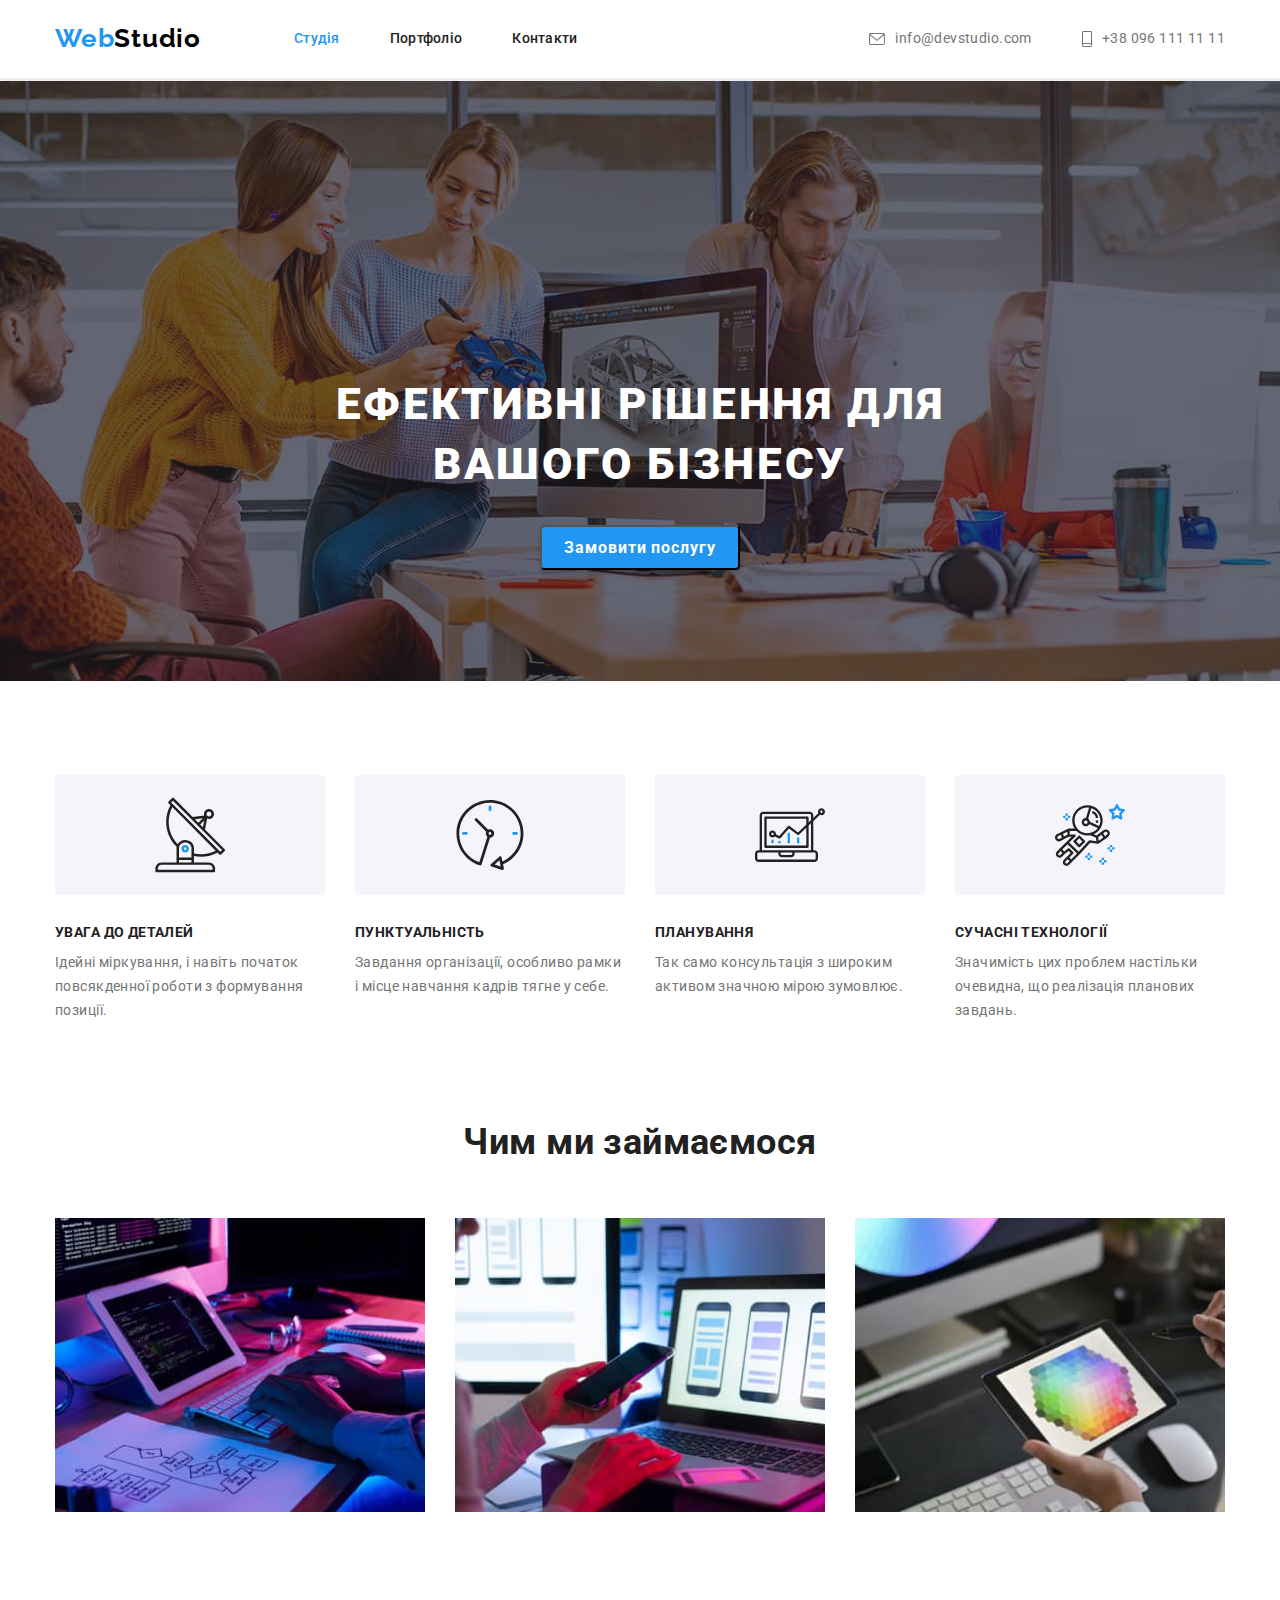
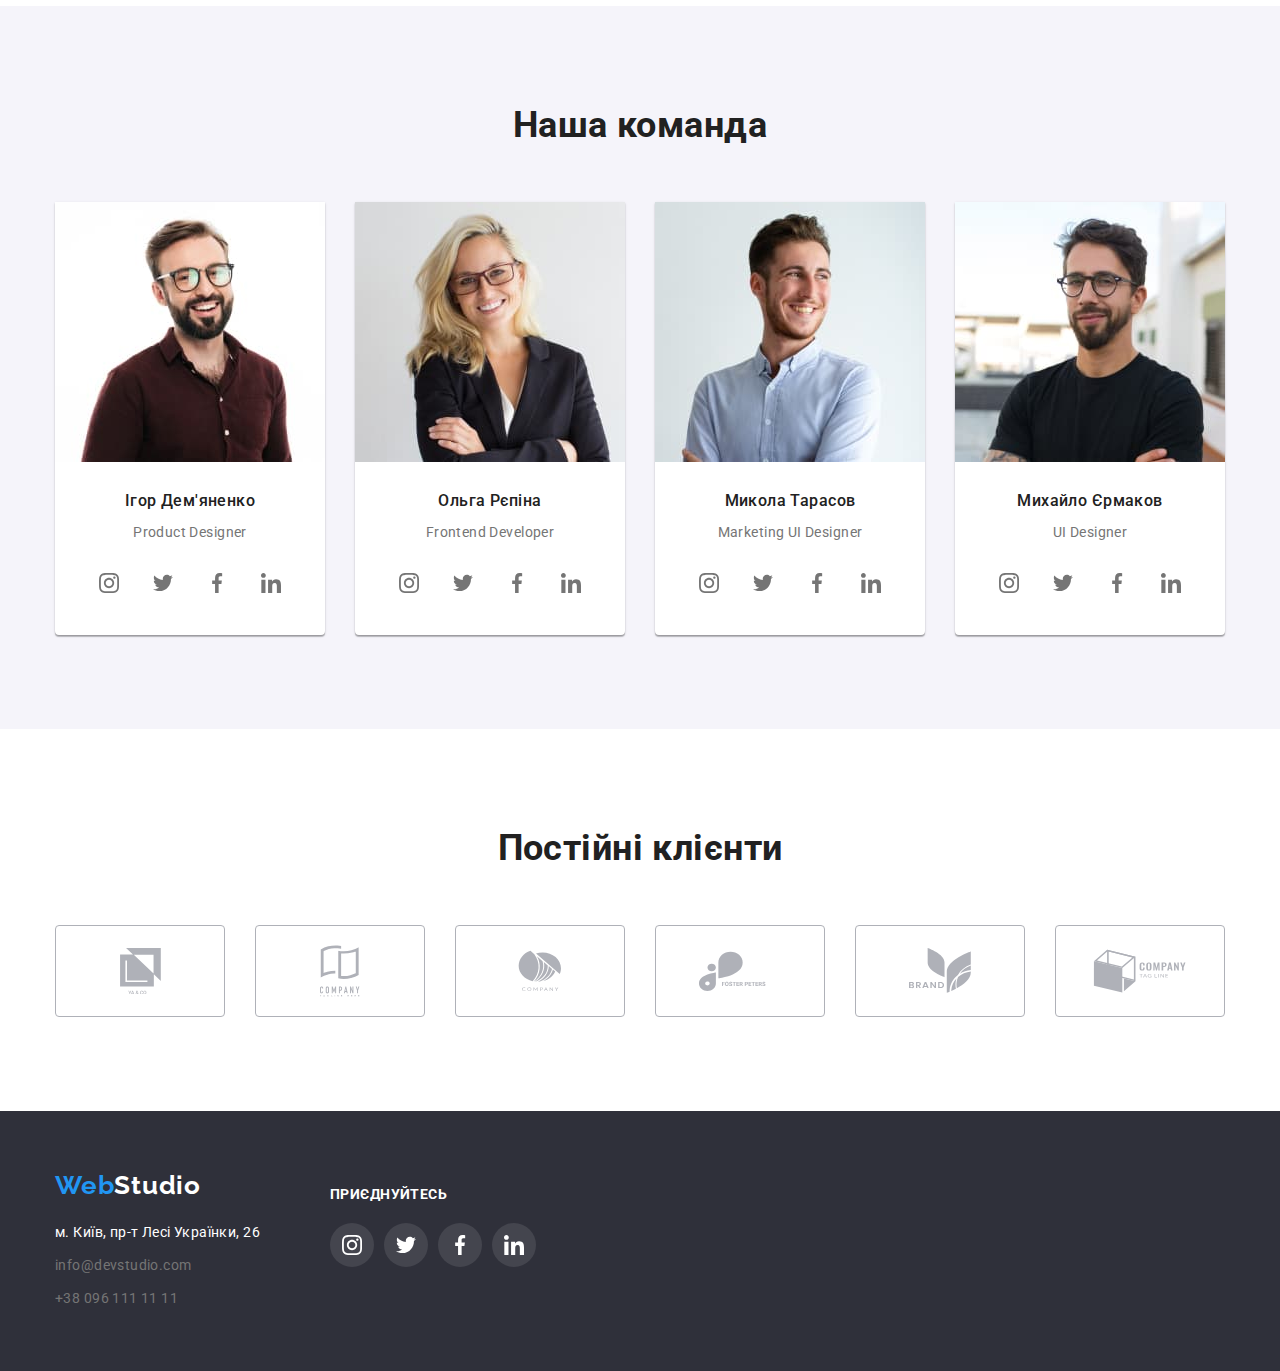
<file: index.html>
<!DOCTYPE html>
<html lang="uk">
  <head>
    <meta charset="UTF-8" />
    <meta http-equiv="X-UA-Compatible" content="IE=edge" />
    <meta name="viewport" content="width=device-width, initial-scale=1.0" />
    <link
      rel="stylesheet"
      href="https://cdnjs.cloudflare.com/ajax/libs/modern-normalize/1.0.0/modern-normalize.min.css"
    />
    <link rel="stylesheet" href="./css/main.css" />
    <link rel="preconnect" href="https://fonts.googleapis.com" />
    <link rel="preconnect" href="https://fonts.gstatic.com" crossorigin />
    <link
      href="https://fonts.googleapis.com/css2?family=Raleway:wght@700&family=Roboto:wght@400;500;700;900&display=swap"
      rel="stylesheet"
    />
    <title>Студія</title>
  </head>
  <body>
    <header class="header">
      <div class="header-container container">
        <a class="logo logo-footer" href="./index.html"
          ><span class="span">Web</span>Studio</a
        >
        <nav>
          <ul class="site-nav list">
            <li class="item">
              <a href="./index.html" class="link current">Студія</a>
            </li>
            <li class="item">
              <a href="./portfolio.html" class="link">Портфоліо</a>
            </li>
            <li class="item"><a href="#" class="link">Контакти</a></li>
          </ul>
        </nav>
        <ul class="contacts-nav list">
          <li class="item">
            <a href="mailto:info@devstudio.com" class="link">
              <svg class="icon-mail" width="16" height="12">
                <use href="./img/svg/icons.svg#icon-mail"></use>
              </svg>
              info@devstudio.com
            </a>
          </li>
          <li class="item">
            <a href="tel:+380961111111" class="link">
              <svg class="icon-phone" width="10" height="16">
                <use href="./img/svg/icons.svg#icon-phone"></use>
              </svg>
              +38 096 111 11 11</a>
          </li>
        </ul>
      </div>
    </header>
    <main class="studio">
      <section class="hero section">
        <div class="hero-container container">
          <h1 class="hero-title">Ефективні рішення для вашого бізнесу</h1>
          <button type="button" class="button">Замовити послугу</button>
        </div>
      </section>
      <section class="features section">
        <div class="features-container container">
          <h2 class="hidden-title" style="visibility: hidden">Переваги</h2>
          <ul class="features-list">
            <li class="item">
              <div class="features-icon">
                <svg class="features-icon" width="70px" height="70px">
                    <use href="./img/svg/icons.svg#icon-antena"></use>
                </svg>
            </div>
              <h3 class="features-title">УВАГА ДО ДЕТАЛЕЙ</h3>
              <p>
                Ідейні міркування, і навіть початок повсякденної роботи з
                формування позиції.
              </p>
            </li>
            <li class="item">
              <div class="features-icon">
                <svg class="features-icon" width="70px" height="70px">
                    <use href="./img/svg/icons.svg#icon-clock"></use>
                </svg>
            </div>
              <h3 class="features-title">ПУНКТУАЛЬНІСТЬ</h3>
              <p>
                Завдання організації, особливо рамки і місце навчання кадрів
                тягне у себе.
              </p>
            </li>
            <li class="item">
              <div class="features-icon">
                <svg class="features-icon" width="70px" height="70px">
                    <use href="./img/svg/icons.svg#icon-diagram"></use>
                </svg>
            </div>
              <h3 class="features-title">ПЛАНУВАННЯ</h3>
              <p>
                Так само консультація з широким активом значною мірою зумовлює.
              </p>
            </li>
            <li class="item">
              <div class="features-icon">
                <svg class="features-icon" width="70px" height="70px">
                    <use href="./img/svg/icons.svg#icon-astronaut"></use>
                </svg>
            </div>
              <h3 class="features-title">СУЧАСНІ ТЕХНОЛОГІЇ</h3>
              <p>
                Значимість цих проблем настільки очевидна, що реалізація
                планових завдань.
              </p>
            </li>
          </ul>
        </div>
      </section>
      <section class="example section">
        <div class="section-container container">
          <h2 class="section-title">Чим ми займаємося</h2>
          <ul class="section-cards">
            <li class="item">
              <img
                src="./img/box1.jpg"
                alt="printing_keyboard"
                width="370"
                height="294"
                class="keyboard"
              />
            </li>
            <li class="item">
              <img
                src="./img/box2.jpg"
                alt="mobile_platform"
                width="370"
                height="294"
                class="mobile"
              />
            </li>
            <li class="item">
              <img
                src="./img/box3.jpg"
                alt="table_view"
                width="370"
                height="294"
                class="table"
              />
            </li>
          </ul>
        </div>
      </section>
      <section class="team section">
        <div class="team-container container">
          <h2 class="team-title">Наша команда</h2>
          <ul class="team-cards">
            <li class="card">
              <img
                src="./img/img.jpg"
                alt="product Designer"
                width="270"
                height="260"
                class="teammate"
              />
              <h3 class="name-title">Ігор Дем'яненко</h3>
              <p class="job-title">Product Designer</p>
              <ul class="social-list">
                <li class="social-item">
                  <a href="" class="social-link">
                    <svg class="iсon-team" width="20px" height="20px">
                      <use href="./img/svg/icons.svg#icon-instagram"></use>
                    </svg>
                  </a>
                </li>
                <li class="social-item">
                  <a href="" class="social-link">
                    <svg class="iсon-team" width="20px" height="20px">
                      <use href="./img/svg/icons.svg#icon-twitter"></use>
                    </svg>
                  </a>
                </li>
                <li class="social-item">
                  <a href="" class="social-link">
                    <svg class="iсon-team" width="20px" height="20px">
                      <use href="./img/svg/icons.svg#icon-facebook"></use>
                    </svg>
                  </a>
                </li>
                <li class="social-item">
                  <a href="" class="social-link">
                    <svg class="iсon-team" width="20px" height="20px">
                      <use href="./img/svg/icons.svg#icon-linkedin"></use>
                    </svg>
                  </a>
                </li>
              </ul>
            </li>

            <li class="card">
              <img
                src="./img/img-1.jpg"
                alt="frontend Developer"
                width="270"
                height="260"
                class="teammate"
              />
              <h3 class="name-title">Ольга Рєпіна</h3>
              <p class="job-title">Frontend Developer</p>
              <ul class="social-list">
                <li class="social-item">
                  <a href="" class="social-link">
                    <svg class="iсon-instagram" width="20px" height="20px">
                      <use href="./img/svg/icons.svg#icon-instagram"></use>
                    </svg>
                  </a>
                </li>
                <li class="social-item">
                  <a href="" class="social-link">
                    <svg class="iсon-twitter" width="20px" height="20px">
                      <use href="./img/svg/icons.svg#icon-twitter"></use>
                    </svg>
                  </a>
                </li>
                <li class="social-item">
                  <a href="" class="social-link">
                    <svg class="iсon-facebook" width="20px" height="20px">
                      <use href="./img/svg/icons.svg#icon-facebook"></use>
                    </svg>
                  </a>
                </li>
                <li class="social-item">
                  <a href="" class="social-link">
                    <svg class="iсon-linkedin" width="20px" height="20px">
                      <use href="./img/svg/icons.svg#icon-linkedin"></use>
                    </svg>
                  </a>
                </li>
              </ul>
            </li>
            <li class="card">
              <img
                src="./img/img-2.jpg"
                alt="marketing Designer"
                width="270"
                height="260"
                class="teammate"
              />
              <h3 class="name-title">Микола Тарасов</h3>
              <p class="job-title">Marketing UI Designer</p>
              <ul class="social-list">
                <li class="social-item">
                  <a href="" class="social-link">
                    <svg class="iсon-instagram" width="20px" height="20px">
                      <use href="./img/svg/icons.svg#icon-instagram"></use>
                    </svg>
                  </a>
                </li>
                <li class="social-item">
                  <a href="" class="social-link">
                    <svg class="iсon-twitter" width="20px" height="20px">
                      <use href="./img/svg/icons.svg#icon-twitter"></use>
                    </svg>
                  </a>
                </li>
                <li class="social-item">
                  <a href="" class="social-link">
                    <svg class="iсon-facebook" width="20px" height="20px">
                      <use href="./img/svg/icons.svg#icon-facebook"></use>
                    </svg>
                  </a>
                </li>
                <li class="social-item">
                  <a href="" class="social-link">
                    <svg class="iсon-linkedin" width="20px" height="20px">
                      <use href="./img/svg/icons.svg#icon-linkedin"></use>
                    </svg>
                  </a>
                </li>
              </ul>
            </li>

            <li class="card">
              <img
                src="./img/img-3.jpg"
                alt="ui Designer"
                width="270"
                height="260"
                class="teammate"
              />
              <h3 class="name-title">Михайло Єрмаков</h3>
              <p class="job-title">UI Designer</p>
              <ul class="social-list">
                <li class="social-item">
                  <a href="" class="social-link">
                    <svg class="iсon-team" width="20px" height="20px">
                      <use href="./img/svg/icons.svg#icon-instagram"></use>
                    </svg>
                  </a>
                </li>
                <li class="social-item">
                  <a href="" class="social-link">
                    <svg class="iсon-team" width="20px" height="20px">
                      <use href="./img/svg/icons.svg#icon-twitter"></use>
                    </svg>
                  </a>
                </li>
                <li class="social-item">
                  <a href="" class="social-link">
                    <svg class="iсon-team" width="20px" height="20px">
                      <use href="./img/svg/icons.svg#icon-facebook"></use>
                    </svg>
                  </a>
                </li>
                <li class="social-item">
                  <a href="" class="social-link">
                    <svg class="iсon-team" width="20px" height="20px">
                      <use href="./img/svg/icons.svg#icon-linkedin"></use>
                    </svg>
                  </a>
                </li>  
              </ul>
            </li>          
          </ul>
        </div>
      </section>
      <section class="section clients">
        <div class="clients-container container">
            <h2 class="team-title">Постійні клієнти</h2>
            <ul class="clients-list">
                <li class="client-item">
                    <a href="" class="client-link">
                        <svg class="icon-client" width="41px" height="46.7px">
                            <use href="./img/svg/icons.svg#icon-companyyaandco"></use>
                        </svg>
                    </a>
                </li>
                <li class="client-item">
                    <a href="" class="client-link">
                        <svg class="icon-client" width="40px" height="52px">
                            <use href="./img/svg/icons.svg#icon-companytaglinehere"></use>
                        </svg>
                    </a>
                </li>
                <li class="client-item">
                    <a href="" class="client-link">
                        <svg class="icon-client" width="43.46px" height="41.18px">
                            <use href="./img/svg/icons.svg#icon-company"></use>
                        </svg>
                    </a>
                </li>
                <li class="client-item">
                    <a href="" class="client-link">
                        <svg class="icon-client" width="84.44px" height="40.62px">
                            <use href="./img/svg/icons.svg#icon-fosterpeters"></use>
                        </svg>
                    </a>
                </li>
                <li class="client-item">
                    <a href="" class="client-link">
                        <svg class="icon-client" width="62.54px" height="45.43px">
                            <use href="./img/svg/icons.svg#icon-brand"></use>
                        </svg>
                    </a>
                </li>
                <li class="client-item">
                    <a href="" class="client-link">
                        <svg class="icon-client" width="93.79px" height="43.93px">
                            <use href="./img/svg/icons.svg#icon-companytagline"></use>
                        </svg>
                    </a>
                </li>
            </ul>
        </div>
    </section>

      <footer class="footer">
        <div class="footer-container container">
          <div class="footer-content">
            <a class="footer-logo" href="./index.html"
              ><span class="span">Web</span>Studio</a
            >
            <address class="address">м. Київ, пр-т Лесі Українки, 26</address>
            <ul class="footer-contacts">
              <li class="email">
                <a class="link" href="mailto:info@devstudio.com"
                  >info@devstudio.com</a
                >
              </li>
              <li class="tel">
                <a class="link" href="tel:+380961111111">+38 096 111 11 11</a>
              </li>
            </ul>
          </div>
          <div class="footer-social-network">
            <h3 class="network-title">приєднуйтесь</h3>
            <ul class="network-list">
              <li class="social-item">
                <a href="" class="social-link-white">
                  <svg class="iсon-footer" width="20px" height="20px">
                    <use href="./img/svg/icons.svg#icon-instagram"></use>
                  </svg>
                </a>
              </li>
              <li class="social-item">
                <a href="" class="social-link-white">
                  <svg class="iсon-footer" width="20px" height="20px">
                    <use href="./img/svg/icons.svg#icon-twitter"></use>
                  </svg>
                </a>
              </li>
              <li class="social-item">
                <a href="" class="social-link-white">
                  <svg class="iсon-footer" width="20px" height="20px">
                    <use href="./img/svg/icons.svg#icon-facebook"></use>
                  </svg>
                </a>
              </li>
              <li class="social-item">
                <a href="" class="social-link-white">
                  <svg class="iсon-footer" width="20px" height="20px">
                    <use href="./img/svg/icons.svg#icon-linkedin"></use>
                  </svg>
                </a>
              </li>
            </ul>
          </div>
        </div>
      </footer>
    </main>
  </body>
</html>
</file>
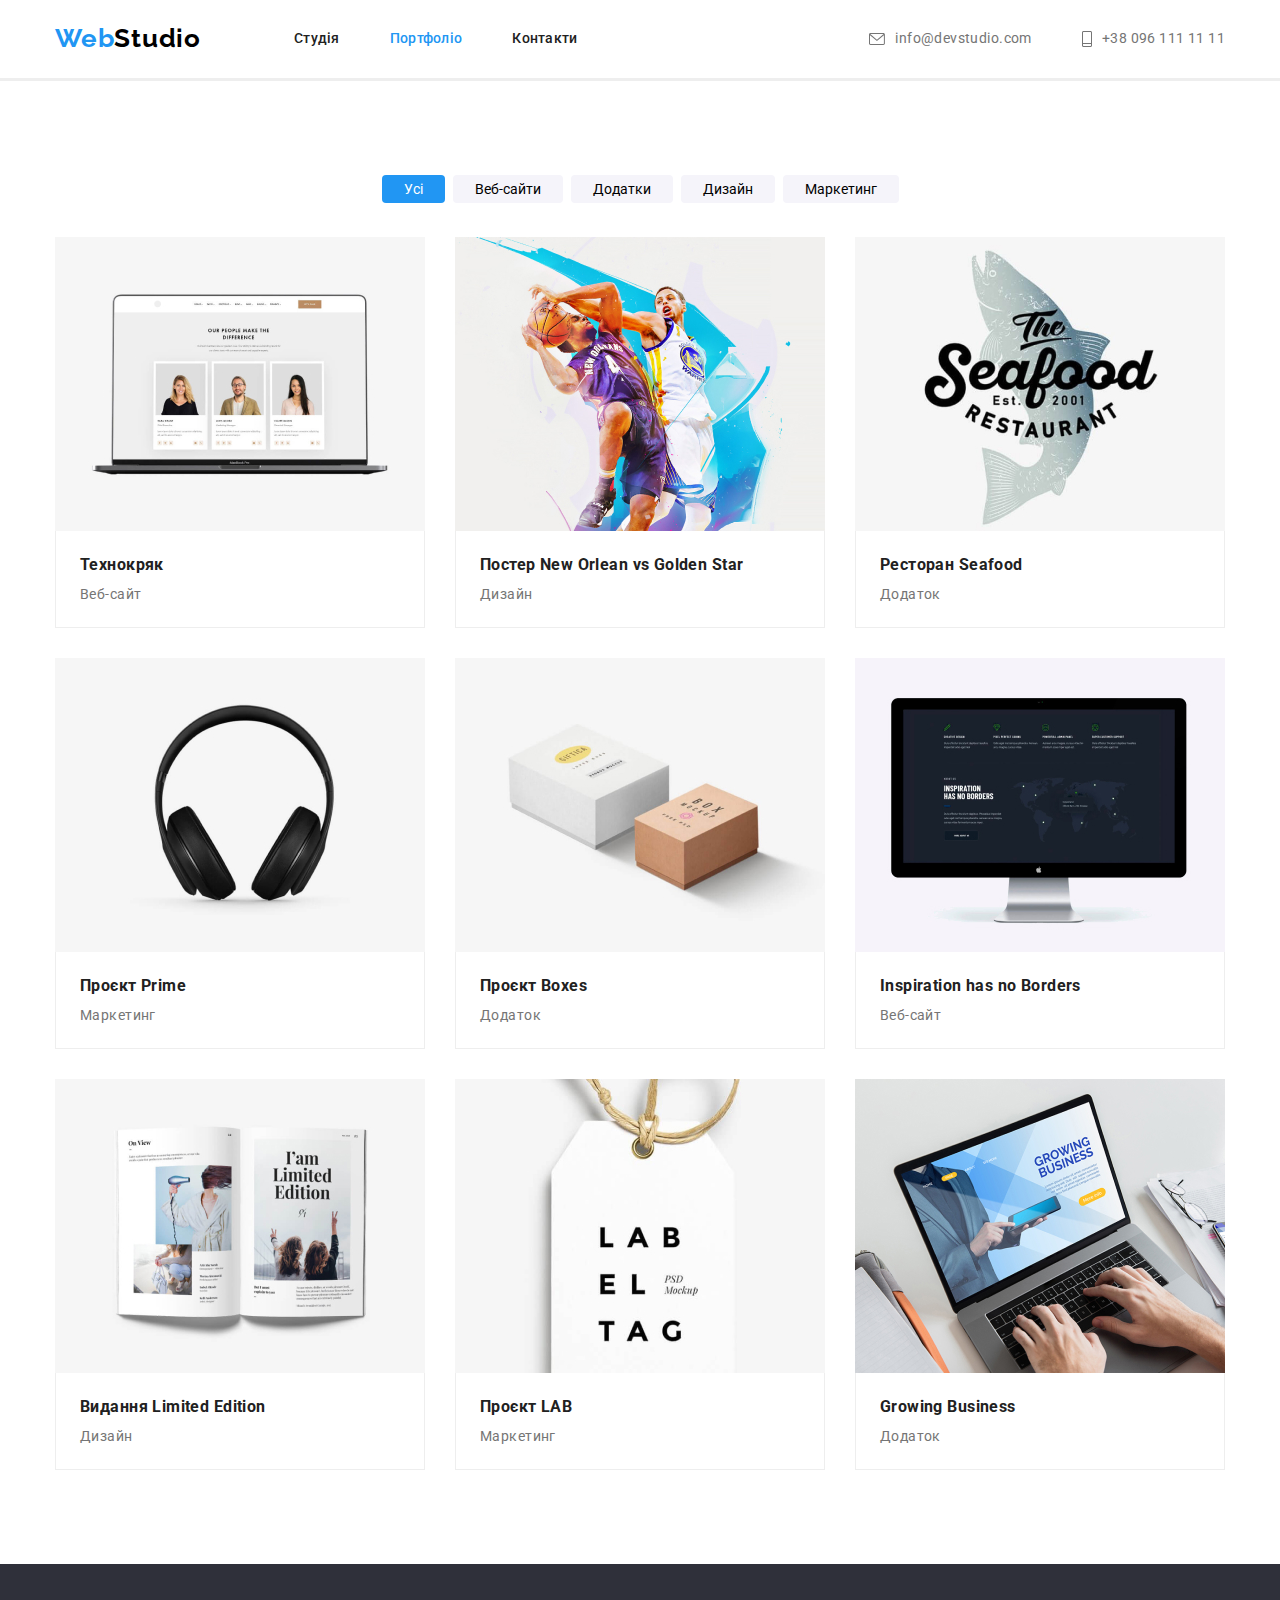
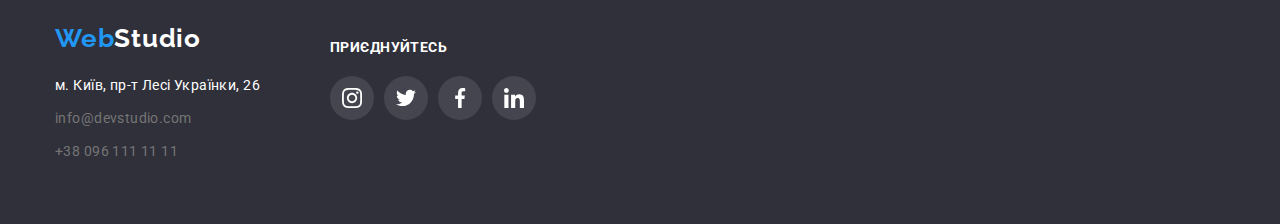
<file: portfolio.html>
<!DOCTYPE html>
<html lang="uk">
  <head>
    <meta charset="UTF-8" />
    <meta http-equiv="X-UA-Compatible" content="IE=edge" />
    <meta name="viewport" content="width=device-width, initial-scale=1.0" />
    <link
      rel="stylesheet"
      href="https://cdnjs.cloudflare.com/ajax/libs/modern-normalize/1.0.0/modern-normalize.min.css"
    />
    <link rel="stylesheet" href="./css/main.css" />
    <link rel="preconnect" href="https://fonts.googleapis.com" />
    <link rel="preconnect" href="https://fonts.gstatic.com" crossorigin />
    <link
      href="https://fonts.googleapis.com/css2?family=Raleway:wght@700&family=Roboto:wght@400;500;700;900&display=swap"
      rel="stylesheet"
    />
    <title>Портфоліо</title>
  </head>
  <body>
    <header class="header">
      <div class="header-container container">
        <a class="logo logo-footer" href="./index.html"><span class="span">Web</span>Studio</a>
        <nav>
          <ul class="site-nav list">
            <li class="item">
              <a href="./index.html" class="link">Студія</a>
            </li>
            <li class="item">
              <a href="./portfolio.html" class="link current">Портфоліо</a>
            </li>
            <li class="item"><a href="#" class="link">Контакти</a></li>
          </ul>
        </nav>
        <ul class="contacts-nav list">
          <li class="item">
            <a href="mailto:info@devstudio.com" class="link">
              <svg class="icon-mail" width="16" height="12">
                <use href="./img/svg/icons.svg#icon-mail"></use>
              </svg>
              info@devstudio.com
            </a>
          </li>
          <li class="item">
            <a href="tel:+380961111111" class="link">
              <svg class="icon-phone" width="10" height="16">
                <use href="./img/svg/icons.svg#icon-phone"></use>
              </svg>
              +38 096 111 11 11</a
            >
          </li>
        </ul>
      </div>
    </header>
    <main>
      <section class="portfolio section">
        <h1 class="hidden-title" style="visibility: hidden">Портфоліо</h1>
        <div class="portfolio-container container">
          <ul class="portfolio-menu">
            <li class="item"><button class="filter-btn current" type="button">Усі</button></li>
            <li class="item"><button class="filter-btn" type="button">Веб-сайти</button></li>
            <li class="item"><button class="filter-btn" type="button">Додатки</button></li>
            <li class="item"><button class="filter-btn" type="button">Дизайн</button></li>
            <li class="item"><button class="filter-btn" type="button">Маркетинг</button></li>
          </ul>
          <ul class="main-box">
            <li class="item">
              <a class="card-link" href="">
                <img src="./img/11.jpg" alt="macbook pro display" width="370" height="294" />
                <div class="box-text">
                  <h3 class="work-title">Технокряк</h3>
                  <p class="filter-descr">Веб-сайт</p>
                </div>
              </a>
            </li>
            <li class="item">
              <a class="card-link" href="">
                <img
                  src="./img/12.jpg"
                  alt="stephen curry makes block on vince carter"
                  width="370"
                  height="294"
                />
                <div class="box-text">
                  <h3 class="work-title">Постер New Orlean vs Golden Star</h3>
                  <p class="filter-descr">Дизайн</p>
                </div>
              </a>
            </li>
            <li class="item">
              <a class="card-link" href="">
                <img src="./img/13.jpg" alt="the seafood restaurant" width="370" height="294" />
                <div class="box-text">
                  <h3 class="work-title">Ресторан Seafood</h3>
                  <p class="filter-descr">Додаток</p>
                </div>
              </a>
            </li>
            <li class="item">
              <a class="card-link" href="">
                <img src="./img/14.jpg" alt="beats pro solo headphones" width="370" height="294" />
                <div class="box-text">
                  <h3 class="work-title">Проєкт Prime</h3>
                  <p class="filter-descr">Маркетинг</p>
                </div>
              </a>
            </li>
            <li class="item">
              <a class="card-link" href="">
                <img src="./img/15.jpg" alt="two boxes" width="370" height="294" />
                <div class="box-text">
                  <h3 class="work-title">Проєкт Boxes</h3>
                  <p class="filter-descr">Додаток</p>
                </div>
              </a>
            </li>
            <li class="item">
              <a class="card-link" href="">
                <img src="./img/16.jpg" alt="mac with map screen" width="370" height="294" />
                <div class="box-text">
                  <h3 class="work-title">Inspiration has no Borders</h3>
                  <p class="filter-descr">Веб-сайт</p>
                </div>
              </a>
            </li>
            <li class="item">
              <a class="card-link" href="">
                <img src="./img/17.jpg" alt="opened magazine" width="370" height="294" />
                <div class="box-text">
                  <h3 class="work-title">Видання Limited Edition</h3>
                  <p class="filter-descr">Дизайн</p>
                </div>
              </a>
            </li>
            <li class="item">
              <a class="card-link" href="">
                <img src="./img/18.jpg" alt="label tag" width="370" height="294" />
                <div class="box-text">
                  <h3 class="work-title">Проєкт LAB</h3>
                  <p class="filter-descr">Маркетинг</p>
                </div>
              </a>
            </li>
            <li class="item">
              <a class="card-link" href="">
                <img src="./img/19.jpg" alt=" prints on macbook" width="370" height="294" />
                <div class="box-text">
                  <h3 class="work-title">Growing Business</h3>
                  <p class="filter-descr">Додаток</p>
                </div>
              </a>
            </li>
          </ul>
        </div>
      </section>
      <footer class="footer">
        <div class="footer-container container">
          <div class="footer-content">
            <a class="footer-logo" href="./index.html"><span class="span">Web</span>Studio</a>
            <address class="address">м. Київ, пр-т Лесі Українки, 26</address>
            <ul class="footer-contacts">
              <li class="email">
                <a class="link" href="mailto:info@devstudio.com">info@devstudio.com</a>
              </li>
              <li class="tel">
                <a class="link" href="tel:+380961111111">+38 096 111 11 11</a>
              </li>
            </ul>
          </div>
          <div class="footer-social-network">
            <h3 class="network-title">приєднуйтесь</h3>
            <ul class="network-list">
              <li class="social-item">
                <a href="" class="social-link-white">
                  <svg class="iсon-footer" width="20px" height="20px">
                    <use href="./img/svg/icons.svg#icon-instagram"></use>
                  </svg>
                </a>
              </li>
              <li class="social-item">
                <a href="" class="social-link-white">
                  <svg class="iсon-footer" width="20px" height="20px">
                    <use href="./img/svg/icons.svg#icon-twitter"></use>
                  </svg>
                </a>
              </li>
              <li class="social-item">
                <a href="" class="social-link-white">
                  <svg class="iсon-footer" width="20px" height="20px">
                    <use href="./img/svg/icons.svg#icon-facebook"></use>
                  </svg>
                </a>
              </li>
              <li class="social-item">
                <a href="" class="social-link-white">
                  <svg class="iсon-footer" width="20px" height="20px">
                    <use href="./img/svg/icons.svg#icon-linkedin"></use>
                  </svg>
                </a>
              </li>
            </ul>
          </div>
        </div>
      </footer>
    </main>
  </body>
</html>
</file>
<file: css/main.css>
:root {
  --primary-text-color: #757575;
  --title-text-color: #212121;
  --accent-color: #2196f3;
  --btn-hover-color: #97caf4;
  --primary-white-color: #ffffff;
  --background-black-color: #2f303a;
  --background-second-color: #f5f4fa;
  --border-colour: #eeeeee;
}

html {
  box-sizing: border-box;
}

*,
*::before,
*::after {
  box-sizing: inherit;
}

h1,
h2,
h3,
h4,
p {
  margin: 0;
}

ul {
  list-style: none;
  padding: 0;
  margin: 0;
}

img {
  display: block;
  max-width: 100%;
  width: 100%;
}

body {
  background-color: var(--primary-white-color);
  color: var(--primary-text-color);
  font-family: 'Roboto', sans-serif;
  letter-spacing: 0.03em;
  font-size: 14px;
  line-height: 1.71;
}

.hidden-title {
  position: absolute !important;
  clip: rect(1px 1px 1px 1px);
  clip: rect(1px, 1px, 1px, 1px);
  padding: 0 !important;
  border: 0 !important;
  height: 1px !important;
  width: 1px !important;
  overflow: hidden;
}

.container {
  max-width: 1200px;
  width: 100%;
  margin: 0 auto;
  padding-left: 15px;
  padding-right: 15px;
}

.section {
  padding-bottom: 94px;
  padding-top: 94px;
}

/* ======== Header ======= */

.header {
  border-bottom: solid var(--border-colour);
}

.header-container {
  display: flex;
  align-items: center;
}

/* header logo */

.logo,
.footer-logo {
  color: #000000;
  text-decoration: none;
  font-family: 'Raleway';
  font-weight: 700;
  font-size: 26px;
  line-height: 1.15;
  letter-spacing: 0.03em;
}

.logo {
  margin-right: 93px;
  padding-top: 24px;
  padding-bottom: 24px;
}

.span {
  color: var(--accent-color);
}

.logo:hover,
.logo:focus {
  color: var(--accent-color);
}

/* ========= Header Site-nav ======== */

.site-nav {
  display: flex;
}

.site-nav .item + .item {
  margin-left: 50px;
}

.site-nav .link {
  display: block;
  color: var(--title-text-color);
  text-decoration: none;
  font-weight: 500;
  font-size: 14px;
  line-height: 1.14;
  letter-spacing: 0.02em;
}

.site-nav .link:hover,
.site-nav .link:focus {
  color: var(--accent-color);
}

.site-nav .link.current {
  color: var(--accent-color);
}

.current::after {
  content: '';
  display: block;
  width: 100%;
  height: 1px;
  background-color: ;
  position: absolute;
  bottom: 0;
  left: 0;
}

/* ======= Header contacts ======= */

.contacts-nav {
  display: flex;
  margin-left: auto;
}

.contacts-nav .item .link {
  display: flex;
  align-items: center;
}

.contacts-nav .item + .item {
  margin-left: 50px;
}
/* icon mail/phone */

.contacts-nav .item .link .icon-mail {
  margin-right: 10px;
}

.contacts-nav .item .link .icon-phone {
  margin-right: 10px;
}

.icon-mail.icon-phone {
  fill: var(--primary-text-color);
  margin-right: 10px;
}

.contacts-nav .link,
.footer-contacts .link {
  color: var(--primary-text-color);
  fill: var(--primary-text-color);
  text-decoration: none;
}

.contacts-nav .link:hover,
.footer-contacts .link:focus {
  color: var(--accent-color);
  text-decoration: none;
}
/*  */

.contacts-nav .item {
  display: flex;
  align-items: center;
}

.contacts-nav .link:hover .icon-mail,
.contacts-nav .link:focus .icon-mail,
.contacts-nav .link:hover .icon-phone,
.contacts-nav .link:focus .icon-phone {
  fill: var(--accent-color);
}

.contacts-nav .link {
  padding: 24px 0px;
}

/* ======= Title styles ======== */

.section-title,
.team-title {
  color: var(--title-text-color);
  font-weight: 700;
  font-size: 36px;
  line-height: 1.44;
  text-align: center;
}

.features-title {
  color: var(--title-text-color);
  margin-bottom: 10px;
  font-weight: 700;
  font-size: 14px;
  line-height: 1.14;
}

/* ======== Section hero ======== */

.hero {
  max-width: 1600px;
  height: 600px;
  margin-left: auto;
  margin-right: auto;
  background-image: linear-gradient(rgba(47, 48, 58, 0.4), rgba(47, 48, 58, 0.4)),
    url(../img/bgd-img.jpg);
  background-repeat: no-repeat;
  background-position: center;
  background-size: cover;
}

.hero-container {
  text-align: center;
  padding: 200px 237px;
}

.hero-title {
  max-width: 696px;
  margin: 0 auto;
  color: var(--primary-white-color);
  font-weight: 900;
  font-size: 44px;
  line-height: 1.36;
  letter-spacing: 0.06em;
  text-transform: uppercase;
  margin-bottom: 30px;
}

/* hero button */

.button {
  padding: 6px 22px;
  background: var(--accent-color);
  box-shadow: 0px 4px 4px rgba(0, 0, 0, 0.15);
  border-radius: 4px;
  font-weight: 700;
  font-size: 16px;
  line-height: 1.87;
  align-items: center;
  text-align: center;
  letter-spacing: 0.06em;
  color: var(--primary-white-color);
  cursor: pointer;
}

.button:hover,
.button:focus {
  background-color: var(--btn-hover-color);
}

/* Section futures */

.features-list > .item {
  max-width: 270px;
}

.features-icon {
  display: flex;
  height: 120px;
  justify-content: center;
  background: #f5f4fa;
  border-radius: 4px;
  margin-bottom: 30px;
}

.features-list {
  display: flex;
}

.features-list .item + .item {
  margin-left: 30px;
}

/* Example section */

.example {
  padding-top: 0;
}

.section-cards {
  margin-top: 50px;
  display: flex;
}

.section-cards .item + .item {
  margin-left: 30px;
}

/* Section team */

.team {
  background: var(--background-second-color);
}

.team-title {
  margin-bottom: 50px;
}

.team-cards {
  display: flex;
  text-align: center;
  margin-top: 50px;
}

.team-cards > .card + .card {
  margin-left: 30px;
}

.teammate {
  margin-bottom: 30px;
}
.name-title {
  margin-bottom: 10px;
  color: var(--title-text-color);
  font-weight: 500;
  font-size: 16px;
  line-height: 1.18;
}
/* SVG Team-Cards */

.social-list {
  display: flex;
  justify-content: space-between;
  padding-left: 32px;
  padding-right: 32px;
  padding-bottom: 30px;
}

.social-link {
  display: flex;
  justify-content: center;
  align-items: center;
  width: 44px;
  height: 44px;
  border-radius: 50%;
  fill: #757575;
}

.social-link:hover,
.social-link:focus,
.social-link-white:hover,
.social-link-white:focus {
  fill: var(--primary-white-color);
  background-color: var(--accent-color);
}

.job-title {
  margin-bottom: 16px;
}

.card {
  background-color: var(--primary-white-color);
  box-shadow: 0px 1px 3px rgba(0, 0, 0, 0.12), 0px 1px 1px rgba(0, 0, 0, 0.14),
    0px 2px 1px rgba(0, 0, 0, 0.2);
  border-radius: 0px 0px 4px 4px;
}

/* ========= Clients Section ======= */

.clients-list {
  display: flex;
  justify-content: space-between;
}

.client-item {
  display: flex;
}

.client-link {
  display: flex;
  justify-content: center;
  align-items: center;
  width: 170px;
  height: 92px;
  fill: #afb1b8;
  border: 1px solid #afb1b8;
  box-sizing: border-box;
  border-radius: 4px;
}

.client-link:hover,
.client-link:focus {
  border-color: var(--accent-color);
}

.client-link:hover .icon-client,
.client-link:focus .icon-client {
  fill: var(--accent-color);
}

/* ======= Foooter ======= */

.footer {
  background: var(--background-black-color);
  display: flex;
}

.footer-container {
  display: flex;
}

.footer-content {
}

.footer-logo {
  padding-top: 60px;
  margin-bottom: 20px;
  color: var(--primary-white-color);
}

.address {
  color: var(--primary-white-color);
  font-style: normal;
}

.footer-contacts {
  margin-top: 9px;
  padding-bottom: 60px;
}

.email {
  margin-bottom: 9px;
}

/* ======== SVG Footer content ======== */

.footer-content {
  display: flex;
  flex-direction: column;
}

.footer-social-network {
  display: flex;
  flex-direction: column;
  width: 206px;
  padding-top: 76px;
  padding-bottom: 96px;
  margin-left: 70px;
}

.social-link-white {
  display: flex;
  justify-content: center;
  align-items: center;
  width: 44px;
  height: 44px;
  border-radius: 50%;
  background: rgba(255, 255, 255, 0.1);
  fill: var(--primary-white-color);
}

.network-list {
  display: flex;
  justify-content: space-between;
  margin-top: 20px;
}

.network-title {
  font-weight: 700;
  font-size: 14px;
  line-height: 1.14;
  text-transform: uppercase;
  color: var(--primary-white-color);
}

/* ======== Portfolio html ======== */

.portfolio .portfolio-menu {
  display: flex;
  justify-content: center;
}

.filter-btn {
  padding: 6px 22px;
  background: var(--background-second-color);
  border-radius: 4px;
  border: none;
  cursor: pointer;
}

.portfolio-menu .filter-btn.current {
  background-color: var(--accent-color);
  color: var(--primary-white-color);
}

.filter-btn:hover,
.filter-btn:focus {
  background-color: var(--accent-color);
  color: var(--primary-white-color);
  box-shadow: 0px 3px 1px rgba(0, 0, 0, 0.1), 0px 1px 2px rgba(0, 0, 0, 0.08),
    0px 2px 2px rgba(0, 0, 0, 0.12);
}

/* ======= Portfolio main box======== */

.main-box {
  display: flex;
  flex-wrap: wrap;
  margin-left: -30px;
  margin-top: -30px;
}

.portfolio-menu .item + .item {
  margin-left: 8px;
}

.portfolio-menu {
  margin-bottom: 34px;
}

.work-title {
  color: var(--title-text-color);
}

.filter-descr {
  margin-top: 4px;
}

.box-text {
  padding: 20px 24px;
  border-left: 1px solid var(--border-colour);
  border-right: 1px solid var(--border-colour);
  border-bottom: 1px solid var(--border-colour);
}

.main-box > .item {
  flex-basis: calc((100% - 30px * 3) / 3);
  margin-left: 30px;
  margin-top: 30px;
}

.main-box .item {
  width: 370px;
}

.card-link {
  display: block;
  font-style: normal;
  text-decoration: none;
  color: inherit;
}

.main-box .item .card-link:hover,
.main-box .item .card-link:focus {
  box-shadow: 0px 1px 1px rgba(0, 0, 0, 0.12), 0px 4px 4px rgba(0, 0, 0, 0.06),
    1px 4px 6px rgba(0, 0, 0, 0.16);
}
</file>
